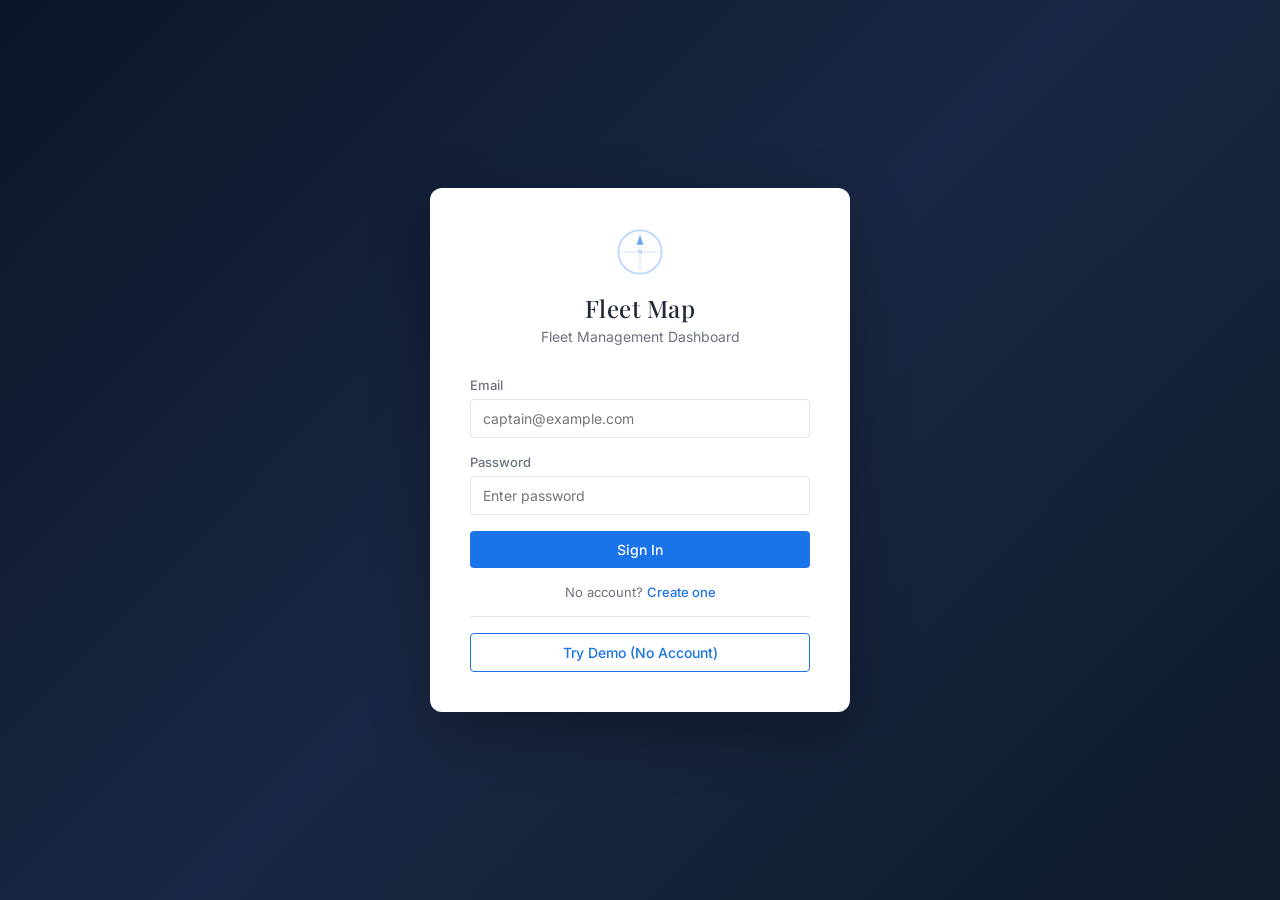
<file: dashboard/index.html>
<!DOCTYPE html>
<html lang="en">
<head>
  <meta charset="UTF-8">
  <meta name="viewport" content="width=device-width, initial-scale=1.0">
  <title>Fleet Map — Dashboard</title>

  <!-- Google Fonts -->
  <link rel="preconnect" href="https://fonts.googleapis.com">
  <link href="https://fonts.googleapis.com/css2?family=Inter:wght@300;400;500;600;700&family=Playfair+Display:wght@400;500&family=Josefin+Sans:wght@200;300;400&display=swap" rel="stylesheet">

  <link rel="stylesheet" href="dashboard.css">
</head>
<body>

  <!-- ================================================================
       AUTH SCREEN
       ================================================================ -->
  <div id="authScreen" class="auth-screen">
    <div class="auth-card">
      <div class="auth-logo">
        <svg viewBox="0 0 40 40" class="auth-icon">
          <circle cx="20" cy="20" r="18" fill="none" stroke="currentColor" stroke-width="1.5" opacity="0.3"/>
          <path d="M20 4 L20 36 M4 20 L36 20" stroke="currentColor" stroke-width="0.8" opacity="0.2"/>
          <polygon points="20,6 17,14 23,14" fill="currentColor" opacity="0.6"/>
          <text x="20" y="22" text-anchor="middle" font-size="5" fill="currentColor" opacity="0.4">N</text>
        </svg>
        <h1>Fleet Map</h1>
        <p class="auth-subtitle">Fleet Management Dashboard</p>
      </div>

      <form id="loginForm" class="auth-form">
        <div class="form-group">
          <label for="loginEmail">Email</label>
          <input type="email" id="loginEmail" placeholder="captain@example.com" required>
        </div>
        <div class="form-group">
          <label for="loginPassword">Password</label>
          <input type="password" id="loginPassword" placeholder="Enter password" required>
        </div>
        <button type="submit" class="btn btn-primary btn-full">Sign In</button>
        <p class="auth-switch">No account? <a href="#" id="showRegister">Create one</a></p>
      </form>

      <form id="registerForm" class="auth-form" style="display:none">
        <div class="form-group">
          <label for="regName">Fleet Name</label>
          <input type="text" id="regName" placeholder="Viking Village Fleet" required>
        </div>
        <div class="form-group">
          <label for="regEmail">Email</label>
          <input type="email" id="regEmail" placeholder="captain@example.com" required>
        </div>
        <div class="form-group">
          <label for="regPassword">Password</label>
          <input type="password" id="regPassword" placeholder="Create password" minlength="8" required>
        </div>
        <button type="submit" class="btn btn-primary btn-full">Create Account</button>
        <p class="auth-switch">Already have an account? <a href="#" id="showLogin">Sign in</a></p>
      </form>

      <div class="auth-demo">
        <button id="demoLogin" class="btn btn-outline btn-full">Try Demo (No Account)</button>
      </div>
    </div>
  </div>

  <!-- ================================================================
       DASHBOARD
       ================================================================ -->
  <div id="dashboard" class="dashboard" style="display:none">

    <!-- Sidebar -->
    <nav class="sidebar">
      <div class="sidebar-header">
        <h2 class="sidebar-logo">Fleet Map</h2>
        <span class="sidebar-plan" id="planBadge">Demo</span>
      </div>

      <ul class="sidebar-nav">
        <li class="nav-item active" data-panel="overview">
          <span class="nav-icon">&#9783;</span> Overview
        </li>
        <li class="nav-item" data-panel="vessels">
          <span class="nav-icon">&#9978;</span> Vessels
        </li>
        <li class="nav-item" data-panel="theme">
          <span class="nav-icon">&#9733;</span> Theme
        </li>
        <li class="nav-item" data-panel="weather">
          <span class="nav-icon">&#9729;</span> Weather
        </li>
        <li class="nav-item" data-panel="markers">
          <span class="nav-icon">&#9872;</span> Markers
        </li>
        <li class="nav-item" data-panel="settings">
          <span class="nav-icon">&#9881;</span> Settings
        </li>
      </ul>

      <div class="sidebar-footer">
        <button id="logoutBtn" class="btn btn-ghost btn-full">Sign Out</button>
      </div>
    </nav>

    <!-- Main content area -->
    <main class="main-content">

      <!-- Top bar -->
      <header class="topbar">
        <h1 id="fleetTitle" class="topbar-title">Fleet Dashboard</h1>
        <div class="topbar-actions">
          <span id="connectionStatus" class="status-dot status-connected"></span>
          <span id="userEmail" class="topbar-email">demo@fleetmap.io</span>
        </div>
      </header>

      <!-- ============================================================
           PANEL: Overview
           ============================================================ -->
      <section id="panel-overview" class="panel">
        <div class="stats-grid">
          <div class="stat-card">
            <div class="stat-value" id="statTotal">0</div>
            <div class="stat-label">Total Vessels</div>
          </div>
          <div class="stat-card stat-fishing">
            <div class="stat-value" id="statFishing">0</div>
            <div class="stat-label">Fishing</div>
          </div>
          <div class="stat-card stat-transit">
            <div class="stat-value" id="statTransit">0</div>
            <div class="stat-label">In Transit</div>
          </div>
          <div class="stat-card stat-port">
            <div class="stat-value" id="statPort">0</div>
            <div class="stat-label">In Port</div>
          </div>
        </div>

        <!-- Live map preview -->
        <div class="map-preview">
          <div id="fleetMap" class="fleet-map">
            <div class="fleet-map-area">
              <canvas id="fleetCanvasDepth"></canvas>
              <canvas id="fleetCanvasCurrents"></canvas>
              <canvas id="fleetCanvasCoast"></canvas>
              <canvas id="fleetCanvasMarkers"></canvas>
              <canvas id="fleetCanvasWeather"></canvas>
              <canvas id="fleetCanvasVessels"></canvas>
              <canvas id="fleetCanvasAtmo"></canvas>
            </div>
          </div>
        </div>
      </section>

      <!-- ============================================================
           PANEL: Vessels
           ============================================================ -->
      <section id="panel-vessels" class="panel" style="display:none">
        <div class="panel-header">
          <h2>Vessel Management</h2>
          <button id="addVesselBtn" class="btn btn-primary">+ Add Vessel</button>
        </div>

        <table class="data-table" id="vesselTable">
          <thead>
            <tr>
              <th>Name</th>
              <th>Type</th>
              <th>Status</th>
              <th>Position</th>
              <th>Speed</th>
              <th>Catch</th>
              <th>Actions</th>
            </tr>
          </thead>
          <tbody id="vesselTableBody">
          </tbody>
        </table>

        <!-- Add/Edit Vessel Modal -->
        <div id="vesselModal" class="modal" style="display:none">
          <div class="modal-content">
            <div class="modal-header">
              <h3 id="vesselModalTitle">Add Vessel</h3>
              <button class="modal-close" id="vesselModalClose">&times;</button>
            </div>
            <form id="vesselForm">
              <div class="form-row">
                <div class="form-group">
                  <label>Vessel Name</label>
                  <input type="text" id="vfName" placeholder="F/V Karen L" required>
                </div>
                <div class="form-group">
                  <label>MMSI</label>
                  <input type="text" id="vfMmsi" placeholder="338123456">
                </div>
              </div>
              <div class="form-row">
                <div class="form-group">
                  <label>Type</label>
                  <select id="vfType">
                    <option>Trawler</option>
                    <option>Longliner</option>
                    <option>Scalloper</option>
                    <option>Gillnetter</option>
                    <option>Lobster</option>
                    <option>Cargo</option>
                    <option>Sailboat</option>
                  </select>
                </div>
                <div class="form-group">
                  <label>Status</label>
                  <select id="vfStatus">
                    <option>In Port</option>
                    <option>Fishing</option>
                    <option>In Transit</option>
                    <option>Returning</option>
                    <option>Scalloping</option>
                  </select>
                </div>
              </div>
              <div class="form-row">
                <div class="form-group">
                  <label>Latitude</label>
                  <input type="number" id="vfLat" step="0.001" placeholder="39.76">
                </div>
                <div class="form-group">
                  <label>Longitude</label>
                  <input type="number" id="vfLon" step="0.001" placeholder="-74.11">
                </div>
              </div>
              <div class="form-row">
                <div class="form-group">
                  <label>Heading (°)</label>
                  <input type="number" id="vfHeading" min="0" max="360" placeholder="135">
                </div>
                <div class="form-group">
                  <label>Speed (kt)</label>
                  <input type="number" id="vfSpeed" step="0.1" placeholder="7.2">
                </div>
              </div>
              <div class="form-group">
                <label>Current Catch</label>
                <input type="text" id="vfCatch" placeholder="Sea Scallops">
              </div>
              <div class="form-actions">
                <button type="button" class="btn btn-ghost" id="vesselFormCancel">Cancel</button>
                <button type="submit" class="btn btn-primary">Save Vessel</button>
              </div>
            </form>
          </div>
        </div>
      </section>

      <!-- ============================================================
           PANEL: Theme
           ============================================================ -->
      <section id="panel-theme" class="panel" style="display:none">
        <div class="panel-header">
          <h2>Theme & Appearance</h2>
        </div>

        <div class="theme-grid" id="themeGrid">
          <div class="theme-card active" data-theme="classic-nautical">
            <div class="theme-preview" style="background:linear-gradient(135deg, #040A10, #0D2240)">
              <span class="theme-accent" style="background:#C9A84C"></span>
            </div>
            <div class="theme-info">
              <strong>Classic Nautical</strong>
              <span>Gold on deep ocean blue</span>
            </div>
          </div>
          <div class="theme-card" data-theme="treasure-map">
            <div class="theme-preview" style="background:linear-gradient(135deg, #B49B6E, #A08C64)">
              <span class="theme-accent" style="background:#8C5A1E"></span>
            </div>
            <div class="theme-info">
              <strong>Treasure Map</strong>
              <span>Parchment, hand-drawn ink</span>
            </div>
          </div>
          <div class="theme-card" data-theme="tactical">
            <div class="theme-preview" style="background:linear-gradient(135deg, #000400, #001A06)">
              <span class="theme-accent" style="background:#00FF41"></span>
            </div>
            <div class="theme-info">
              <strong>Tactical</strong>
              <span>CRT terminal, mil-spec</span>
            </div>
          </div>
          <div class="theme-card" data-theme="minimal">
            <div class="theme-preview" style="background:linear-gradient(135deg, #F5F7FA, #E4E8EE)">
              <span class="theme-accent" style="background:#3778C8"></span>
            </div>
            <div class="theme-info">
              <strong>Minimal</strong>
              <span>Clean, modern, flat</span>
            </div>
          </div>
          <div class="theme-card" data-theme="tropical">
            <div class="theme-preview" style="background:linear-gradient(135deg, #002D5A, #0050A0)">
              <span class="theme-accent" style="background:#FF8C32"></span>
            </div>
            <div class="theme-info">
              <strong>Tropical</strong>
              <span>Sunset, coral, beach vibes</span>
            </div>
          </div>
        </div>

        <div class="form-section">
          <h3>Branding</h3>
          <div class="form-row">
            <div class="form-group">
              <label>Fleet Title</label>
              <input type="text" id="brandTitle" placeholder="My Fleet">
            </div>
            <div class="form-group">
              <label>Subtitle</label>
              <input type="text" id="brandSubtitle" placeholder="Est. 2024">
            </div>
          </div>
        </div>
      </section>

      <!-- ============================================================
           PANEL: Weather
           ============================================================ -->
      <section id="panel-weather" class="panel" style="display:none">
        <div class="panel-header">
          <h2>Weather Integration</h2>
          <label class="toggle-label">
            <input type="checkbox" id="weatherEnabled"> Enable NOAA Weather
          </label>
        </div>

        <div class="form-section">
          <h3>Forecast Points</h3>
          <p class="form-help">Add lat/lon points where you want weather data displayed on the map. Data comes from NOAA (free, no API key).</p>
          <div id="weatherPointsList" class="weather-points-list"></div>
          <button id="addWeatherPoint" class="btn btn-outline">+ Add Forecast Point</button>
        </div>

        <div class="form-section">
          <h3>Alert Zone</h3>
          <div class="form-group">
            <label>NOAA Marine Zone Code</label>
            <input type="text" id="alertZone" placeholder="ANZ335">
            <span class="form-help">Find your zone at <em>weather.gov/marine</em></span>
          </div>
        </div>

        <div class="form-section">
          <h3>Display Options</h3>
          <label class="toggle-label"><input type="checkbox" id="showWind" checked> Wind barbs</label>
          <label class="toggle-label"><input type="checkbox" id="showWaves" checked> Wave height</label>
          <label class="toggle-label"><input type="checkbox" id="showTemp"> Temperature</label>
          <label class="toggle-label"><input type="checkbox" id="showWarnings" checked> Warning banners</label>
        </div>
      </section>

      <!-- ============================================================
           PANEL: Markers
           ============================================================ -->
      <section id="panel-markers" class="panel" style="display:none">
        <div class="panel-header">
          <h2>Channel Markers & Nav Aids</h2>
          <button id="addMarkerBtn" class="btn btn-primary">+ Add Marker</button>
        </div>

        <table class="data-table" id="markerTable">
          <thead>
            <tr>
              <th>Type</th>
              <th>Name</th>
              <th>Position</th>
              <th>Light</th>
              <th>Actions</th>
            </tr>
          </thead>
          <tbody id="markerTableBody">
          </tbody>
        </table>
      </section>

      <!-- ============================================================
           PANEL: Settings
           ============================================================ -->
      <section id="panel-settings" class="panel" style="display:none">
        <div class="panel-header">
          <h2>Settings</h2>
        </div>

        <div class="form-section">
          <h3>Map Region</h3>
          <div class="form-row">
            <div class="form-group">
              <label>North Lat</label>
              <input type="number" id="boundsN" step="0.1">
            </div>
            <div class="form-group">
              <label>South Lat</label>
              <input type="number" id="boundsS" step="0.1">
            </div>
          </div>
          <div class="form-row">
            <div class="form-group">
              <label>West Lon</label>
              <input type="number" id="boundsW" step="0.1">
            </div>
            <div class="form-group">
              <label>East Lon</label>
              <input type="number" id="boundsE" step="0.1">
            </div>
          </div>
        </div>

        <div class="form-section">
          <h3>AIS Integration</h3>
          <div class="form-group">
            <label>AIS Endpoint URL</label>
            <input type="url" id="aisEndpoint" placeholder="https://your-ais-provider.com/api/vessels">
          </div>
          <div class="form-group">
            <label>Refresh Interval (seconds)</label>
            <input type="number" id="aisRefresh" value="60" min="10" max="300">
          </div>
        </div>

        <div class="form-section">
          <h3>Performance</h3>
          <div class="form-row">
            <div class="form-group">
              <label>Particles (Desktop)</label>
              <input type="number" id="particleCount" value="250" min="50" max="500">
            </div>
            <div class="form-group">
              <label>Particles (Mobile)</label>
              <input type="number" id="particleMobile" value="100" min="25" max="250">
            </div>
          </div>
        </div>

        <div class="form-section">
          <h3>Account</h3>
          <div class="settings-info">
            <p><strong>Plan:</strong> <span id="settingsPlan">Demo</span></p>
            <p><strong>Vessels:</strong> <span id="settingsVesselCount">0</span> / <span id="settingsVesselLimit">10</span></p>
          </div>
          <button class="btn btn-primary" id="upgradePlanBtn">Upgrade Plan</button>
        </div>

        <div class="form-actions">
          <button class="btn btn-primary" id="saveSettingsBtn">Save All Settings</button>
        </div>
      </section>

    </main>
  </div>

  <script type="module" src="dashboard.js"></script>
</body>
</html>
</file>
<file: dashboard/dashboard.css>
/* ================================================================
   Fleet Map Dashboard — Stylesheet
   ================================================================ */

:root {
  /* Brand */
  --brand:       #1a73e8;
  --brand-dark:  #1557b0;
  --brand-light: #e8f0fe;

  /* Neutrals */
  --bg:          #f8f9fb;
  --surface:     #ffffff;
  --border:      #e2e5ea;
  --text:        #1f2937;
  --text-muted:  #6b7280;
  --text-light:  #9ca3af;

  /* Status */
  --fishing:     #d97706;
  --transit:     #3b82f6;
  --port:        #10b981;
  --warning:     #ef4444;

  /* Layout */
  --sidebar-w:   240px;
  --topbar-h:    56px;
  --radius:      8px;
  --radius-sm:   4px;

  /* Fonts */
  --font:        'Inter', -apple-system, 'Segoe UI', sans-serif;
  --font-display:'Playfair Display', Georgia, serif;
}

* { margin: 0; padding: 0; box-sizing: border-box; }

body {
  font-family: var(--font);
  color: var(--text);
  background: var(--bg);
  min-height: 100vh;
}

/* ================================================================
   AUTH SCREEN
   ================================================================ */

.auth-screen {
  display: flex;
  align-items: center;
  justify-content: center;
  min-height: 100vh;
  background: linear-gradient(135deg, #0a1628 0%, #1a2744 50%, #0d1b2a 100%);
}

.auth-card {
  background: var(--surface);
  border-radius: 12px;
  padding: 40px;
  width: 100%;
  max-width: 420px;
  box-shadow: 0 20px 60px rgba(0,0,0,0.3);
}

.auth-logo {
  text-align: center;
  margin-bottom: 32px;
}

.auth-icon {
  width: 48px;
  height: 48px;
  color: var(--brand);
  margin-bottom: 12px;
}

.auth-logo h1 {
  font-family: var(--font-display);
  font-size: 24px;
  font-weight: 500;
  letter-spacing: 0.02em;
}

.auth-subtitle {
  color: var(--text-muted);
  font-size: 14px;
  margin-top: 4px;
}

.auth-form {
  margin-bottom: 16px;
}

.auth-switch {
  text-align: center;
  font-size: 13px;
  color: var(--text-muted);
  margin-top: 16px;
}

.auth-switch a {
  color: var(--brand);
  text-decoration: none;
  font-weight: 500;
}

.auth-demo {
  border-top: 1px solid var(--border);
  padding-top: 16px;
  margin-top: 16px;
}

/* ================================================================
   FORMS
   ================================================================ */

.form-group {
  margin-bottom: 16px;
  flex: 1;
}

.form-group label {
  display: block;
  font-size: 13px;
  font-weight: 500;
  color: var(--text-muted);
  margin-bottom: 6px;
}

.form-group input,
.form-group select,
.form-group textarea {
  width: 100%;
  padding: 10px 12px;
  border: 1px solid var(--border);
  border-radius: var(--radius-sm);
  font-family: var(--font);
  font-size: 14px;
  color: var(--text);
  background: var(--surface);
  transition: border-color 0.15s;
}

.form-group input:focus,
.form-group select:focus {
  outline: none;
  border-color: var(--brand);
  box-shadow: 0 0 0 3px var(--brand-light);
}

.form-help {
  font-size: 12px;
  color: var(--text-light);
  margin-top: 4px;
}

.form-row {
  display: flex;
  gap: 16px;
}

.form-section {
  background: var(--surface);
  border: 1px solid var(--border);
  border-radius: var(--radius);
  padding: 24px;
  margin-bottom: 16px;
}

.form-section h3 {
  font-size: 15px;
  font-weight: 600;
  margin-bottom: 16px;
  padding-bottom: 12px;
  border-bottom: 1px solid var(--border);
}

.form-actions {
  display: flex;
  justify-content: flex-end;
  gap: 12px;
  margin-top: 20px;
}

.toggle-label {
  display: flex;
  align-items: center;
  gap: 8px;
  font-size: 14px;
  cursor: pointer;
  margin-bottom: 8px;
}

.toggle-label input[type="checkbox"] {
  width: 18px;
  height: 18px;
  accent-color: var(--brand);
}

/* ================================================================
   BUTTONS
   ================================================================ */

.btn {
  display: inline-flex;
  align-items: center;
  justify-content: center;
  padding: 10px 20px;
  border-radius: var(--radius-sm);
  font-family: var(--font);
  font-size: 14px;
  font-weight: 500;
  cursor: pointer;
  border: none;
  transition: all 0.15s;
  text-decoration: none;
  gap: 6px;
}

.btn-primary {
  background: var(--brand);
  color: #fff;
}
.btn-primary:hover { background: var(--brand-dark); }

.btn-outline {
  background: transparent;
  color: var(--brand);
  border: 1px solid var(--brand);
}
.btn-outline:hover { background: var(--brand-light); }

.btn-ghost {
  background: transparent;
  color: var(--text-muted);
}
.btn-ghost:hover { background: var(--bg); color: var(--text); }

.btn-danger {
  background: transparent;
  color: var(--warning);
  border: 1px solid var(--warning);
}
.btn-danger:hover { background: #fef2f2; }

.btn-sm {
  padding: 6px 12px;
  font-size: 12px;
}

.btn-full { width: 100%; }

/* ================================================================
   DASHBOARD LAYOUT
   ================================================================ */

.dashboard {
  display: flex;
  min-height: 100vh;
}

/* Sidebar */
.sidebar {
  width: var(--sidebar-w);
  background: #1a2744;
  color: #c7d2e0;
  display: flex;
  flex-direction: column;
  position: fixed;
  top: 0;
  left: 0;
  bottom: 0;
  z-index: 100;
}

.sidebar-header {
  padding: 20px 20px 16px;
  border-bottom: 1px solid rgba(255,255,255,0.08);
  display: flex;
  align-items: center;
  gap: 10px;
}

.sidebar-logo {
  font-family: var(--font-display);
  font-size: 18px;
  font-weight: 500;
  color: #fff;
  letter-spacing: 0.02em;
}

.sidebar-plan {
  font-size: 10px;
  font-weight: 600;
  text-transform: uppercase;
  letter-spacing: 0.08em;
  padding: 2px 8px;
  border-radius: 10px;
  background: rgba(255,255,255,0.1);
  color: #8bafc4;
}

.sidebar-nav {
  list-style: none;
  flex: 1;
  padding: 12px 0;
}

.nav-item {
  padding: 10px 20px;
  font-size: 14px;
  cursor: pointer;
  display: flex;
  align-items: center;
  gap: 10px;
  transition: all 0.15s;
  border-left: 3px solid transparent;
}

.nav-item:hover {
  background: rgba(255,255,255,0.05);
  color: #fff;
}

.nav-item.active {
  background: rgba(255,255,255,0.08);
  color: #fff;
  border-left-color: var(--brand);
}

.nav-icon { font-size: 16px; opacity: 0.7; }

.sidebar-footer {
  padding: 16px 20px;
  border-top: 1px solid rgba(255,255,255,0.08);
}

.sidebar-footer .btn-ghost {
  color: #8bafc4;
  font-size: 13px;
}

/* Main content */
.main-content {
  flex: 1;
  margin-left: var(--sidebar-w);
  min-height: 100vh;
}

/* Top bar */
.topbar {
  height: var(--topbar-h);
  background: var(--surface);
  border-bottom: 1px solid var(--border);
  display: flex;
  align-items: center;
  justify-content: space-between;
  padding: 0 24px;
  position: sticky;
  top: 0;
  z-index: 50;
}

.topbar-title {
  font-size: 16px;
  font-weight: 600;
}

.topbar-actions {
  display: flex;
  align-items: center;
  gap: 12px;
}

.topbar-email {
  font-size: 13px;
  color: var(--text-muted);
}

.status-dot {
  width: 8px;
  height: 8px;
  border-radius: 50%;
  display: inline-block;
}

.status-connected { background: var(--port); }
.status-disconnected { background: var(--warning); }

/* Panels */
.panel {
  padding: 24px;
}

.panel-header {
  display: flex;
  align-items: center;
  justify-content: space-between;
  margin-bottom: 20px;
}

.panel-header h2 {
  font-size: 18px;
  font-weight: 600;
}

/* ================================================================
   STATS GRID
   ================================================================ */

.stats-grid {
  display: grid;
  grid-template-columns: repeat(4, 1fr);
  gap: 16px;
  margin-bottom: 24px;
}

.stat-card {
  background: var(--surface);
  border: 1px solid var(--border);
  border-radius: var(--radius);
  padding: 20px;
  text-align: center;
}

.stat-value {
  font-family: var(--font-display);
  font-size: 32px;
  font-weight: 500;
  line-height: 1;
  margin-bottom: 6px;
}

.stat-label {
  font-size: 12px;
  color: var(--text-muted);
  text-transform: uppercase;
  letter-spacing: 0.05em;
}

.stat-fishing .stat-value { color: var(--fishing); }
.stat-transit .stat-value { color: var(--transit); }
.stat-port .stat-value { color: var(--port); }

/* ================================================================
   MAP PREVIEW
   ================================================================ */

.map-preview {
  background: var(--surface);
  border: 1px solid var(--border);
  border-radius: var(--radius);
  overflow: hidden;
}

.fleet-map {
  position: relative;
  width: 100%;
  aspect-ratio: 16 / 9;
}

.fleet-map-area {
  position: relative;
  width: 100%;
  height: 100%;
}

.fleet-map-area canvas {
  position: absolute;
  top: 0;
  left: 0;
  width: 100%;
  height: 100%;
}

/* ================================================================
   DATA TABLE
   ================================================================ */

.data-table {
  width: 100%;
  border-collapse: collapse;
  background: var(--surface);
  border: 1px solid var(--border);
  border-radius: var(--radius);
  overflow: hidden;
}

.data-table th {
  background: var(--bg);
  padding: 12px 16px;
  text-align: left;
  font-size: 12px;
  font-weight: 600;
  color: var(--text-muted);
  text-transform: uppercase;
  letter-spacing: 0.04em;
  border-bottom: 1px solid var(--border);
}

.data-table td {
  padding: 12px 16px;
  font-size: 14px;
  border-bottom: 1px solid var(--border);
}

.data-table tr:last-child td { border-bottom: none; }
.data-table tr:hover td { background: var(--bg); }

.status-pill {
  display: inline-block;
  padding: 2px 10px;
  border-radius: 12px;
  font-size: 12px;
  font-weight: 500;
}

.status-pill.fishing    { background: #fef3c7; color: #92400e; }
.status-pill.in-transit { background: #dbeafe; color: #1e40af; }
.status-pill.in-port    { background: #d1fae5; color: #065f46; }
.status-pill.returning  { background: #e0e7ff; color: #3730a3; }
.status-pill.scalloping { background: #fef3c7; color: #92400e; }

/* ================================================================
   THEME GRID
   ================================================================ */

.theme-grid {
  display: grid;
  grid-template-columns: repeat(auto-fill, minmax(200px, 1fr));
  gap: 16px;
  margin-bottom: 24px;
}

.theme-card {
  border: 2px solid var(--border);
  border-radius: var(--radius);
  overflow: hidden;
  cursor: pointer;
  transition: all 0.2s;
}

.theme-card:hover { border-color: var(--brand); transform: translateY(-2px); }
.theme-card.active { border-color: var(--brand); box-shadow: 0 0 0 3px var(--brand-light); }

.theme-preview {
  height: 80px;
  position: relative;
  display: flex;
  align-items: flex-end;
  justify-content: flex-end;
  padding: 8px;
}

.theme-accent {
  width: 20px;
  height: 20px;
  border-radius: 50%;
  border: 2px solid rgba(255,255,255,0.3);
}

.theme-info {
  padding: 12px;
}

.theme-info strong {
  display: block;
  font-size: 14px;
  margin-bottom: 2px;
}

.theme-info span {
  font-size: 12px;
  color: var(--text-muted);
}

/* ================================================================
   MODAL
   ================================================================ */

.modal {
  position: fixed;
  inset: 0;
  background: rgba(0,0,0,0.4);
  display: flex;
  align-items: center;
  justify-content: center;
  z-index: 200;
}

.modal-content {
  background: var(--surface);
  border-radius: var(--radius);
  padding: 24px;
  width: 100%;
  max-width: 520px;
  max-height: 90vh;
  overflow-y: auto;
  box-shadow: 0 20px 60px rgba(0,0,0,0.2);
}

.modal-header {
  display: flex;
  align-items: center;
  justify-content: space-between;
  margin-bottom: 20px;
}

.modal-header h3 { font-size: 18px; }

.modal-close {
  background: none;
  border: none;
  font-size: 24px;
  cursor: pointer;
  color: var(--text-muted);
  padding: 0 4px;
}

/* ================================================================
   SETTINGS
   ================================================================ */

.settings-info p {
  font-size: 14px;
  margin-bottom: 8px;
}

/* ================================================================
   WEATHER POINTS
   ================================================================ */

.weather-points-list {
  margin-bottom: 12px;
}

.weather-point-row {
  display: flex;
  gap: 8px;
  align-items: center;
  margin-bottom: 8px;
}

.weather-point-row input {
  flex: 1;
  padding: 8px 10px;
  border: 1px solid var(--border);
  border-radius: var(--radius-sm);
  font-size: 13px;
}

/* ================================================================
   RESPONSIVE
   ================================================================ */

@media (max-width: 900px) {
  .sidebar { display: none; }
  .main-content { margin-left: 0; }
  .stats-grid { grid-template-columns: repeat(2, 1fr); }
  .form-row { flex-direction: column; gap: 0; }
  .theme-grid { grid-template-columns: 1fr 1fr; }
}

@media (max-width: 600px) {
  .stats-grid { grid-template-columns: 1fr 1fr; }
  .theme-grid { grid-template-columns: 1fr; }
}
</file>
